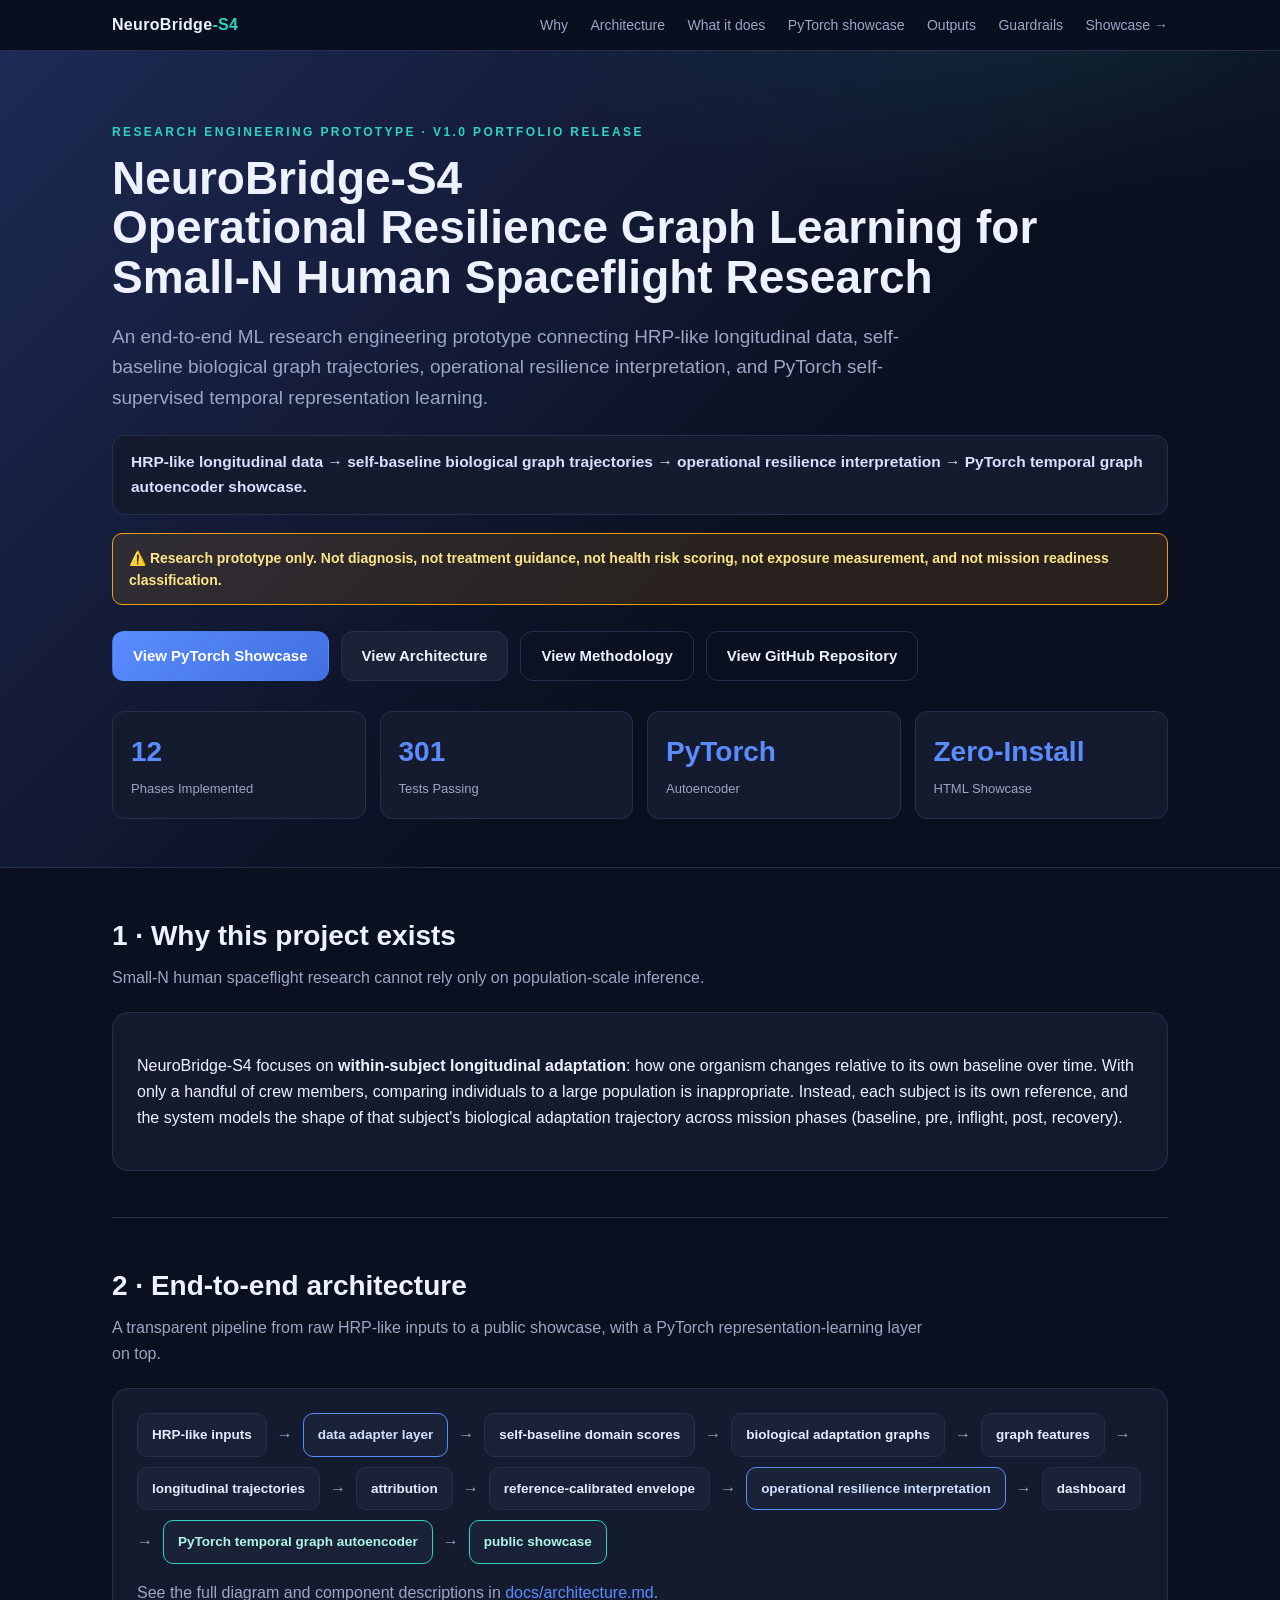
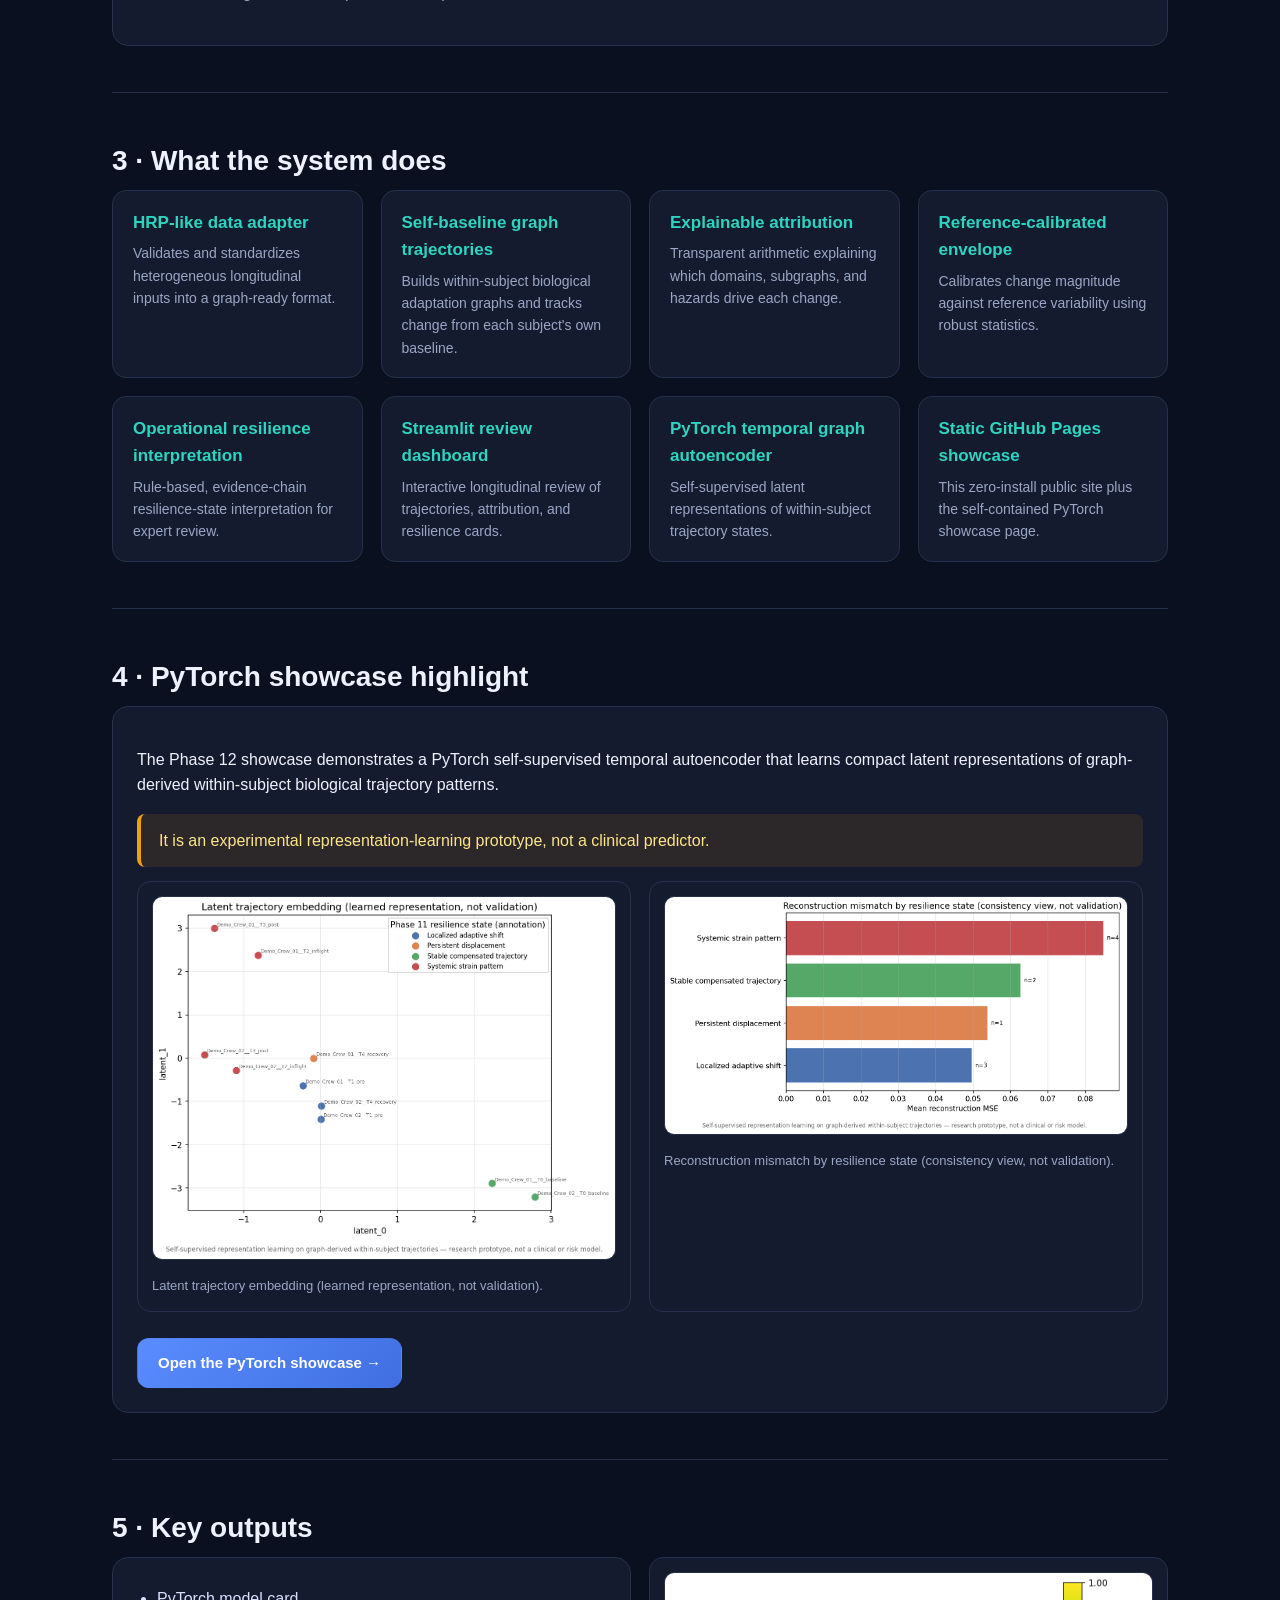
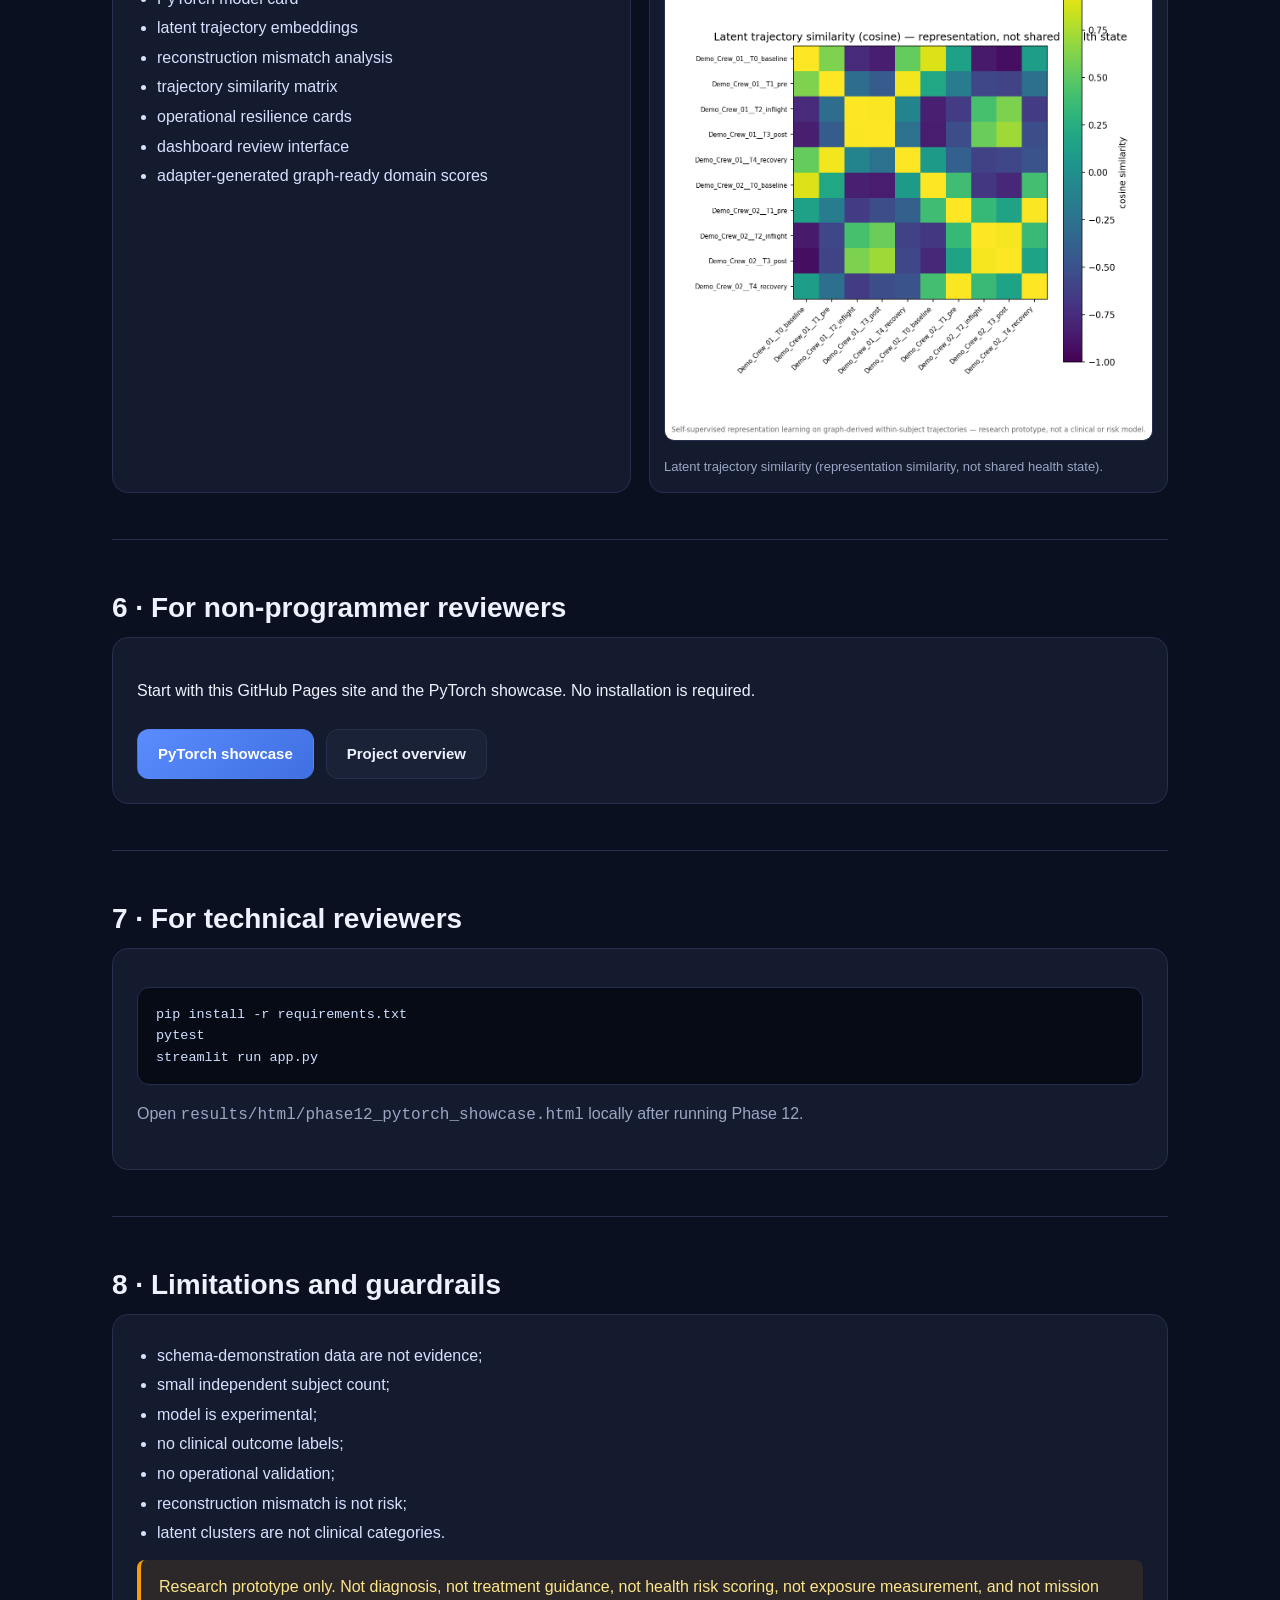
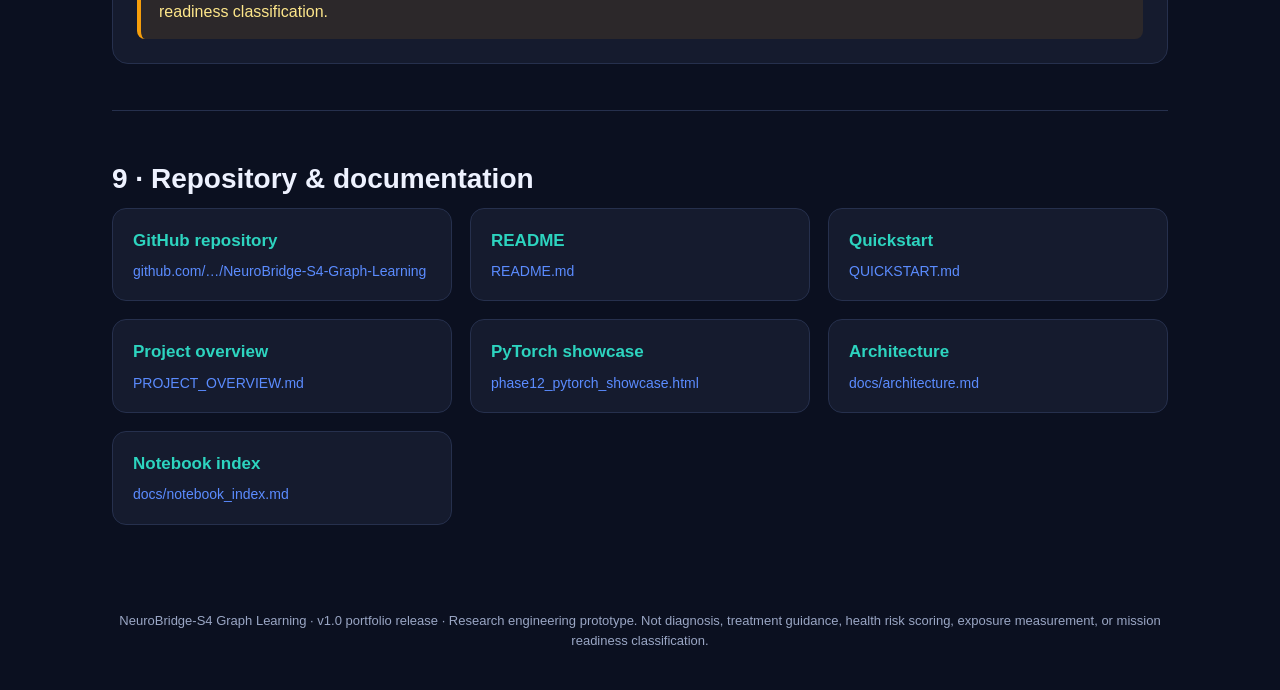
<file: docs/index.html>
<!DOCTYPE html>
<html lang="en">
<head>
<meta charset="utf-8" />
<meta name="viewport" content="width=device-width, initial-scale=1" />
<title>NeuroBridge-S4 — Operational Resilience Graph Learning for Small-N Human Spaceflight Research</title>
<meta name="description" content="An end-to-end ML research engineering prototype connecting HRP-like longitudinal data, self-baseline biological graph trajectories, operational resilience interpretation, and PyTorch self-supervised temporal representation learning." />
<link rel="stylesheet" href="assets/css/site.css" />
</head>
<body>

<div class="topnav">
  <div class="wrap">
    <div class="brand">NeuroBridge<span>-S4</span></div>
    <nav>
      <a href="#why">Why</a>
      <a href="#architecture">Architecture</a>
      <a href="#does">What it does</a>
      <a href="#showcase">PyTorch showcase</a>
      <a href="#outputs">Outputs</a>
      <a href="#limitations">Guardrails</a>
      <a href="phase12_pytorch_showcase.html">Showcase &rarr;</a>
    </nav>
  </div>
</div>

<header class="hero">
  <div class="wrap">
    <div class="eyebrow">Research engineering prototype &middot; v1.0 portfolio release</div>
    <h1>NeuroBridge-S4<br />Operational Resilience Graph Learning for Small-N Human Spaceflight Research</h1>
    <p class="subtitle">An end-to-end ML research engineering prototype connecting HRP-like
    longitudinal data, self-baseline biological graph trajectories, operational resilience
    interpretation, and PyTorch self-supervised temporal representation learning.</p>

    <div class="summary-line">
      HRP-like longitudinal data &rarr; self-baseline biological graph trajectories &rarr;
      operational resilience interpretation &rarr; PyTorch temporal graph autoencoder showcase.
    </div>

    <div class="banner">&#9888;&#65039; Research prototype only. Not diagnosis, not treatment
    guidance, not health risk scoring, not exposure measurement, and not mission readiness
    classification.</div>

    <div class="btns">
      <a class="btn primary" href="phase12_pytorch_showcase.html">View PyTorch Showcase</a>
      <a class="btn" href="#architecture">View Architecture</a>
      <a class="btn ghost" href="https://github.com/Margarita215729/NeuroBridge-S4-Graph-Learning/blob/main/docs/methodology.md">View Methodology</a>
      <a class="btn ghost" href="https://github.com/Margarita215729/NeuroBridge-S4-Graph-Learning">View GitHub Repository</a>
    </div>

    <div class="metrics">
      <div class="metric"><div class="v">12</div><div class="k">Phases Implemented</div></div>
      <div class="metric"><div class="v">301</div><div class="k">Tests Passing</div></div>
      <div class="metric"><div class="v">PyTorch</div><div class="k">Autoencoder</div></div>
      <div class="metric"><div class="v">Zero-Install</div><div class="k">HTML Showcase</div></div>
    </div>
  </div>
</header>

<div class="wrap">

  <!-- 1. Why -->
  <section id="why">
    <h2>1 &middot; Why this project exists</h2>
    <p class="lead">Small-N human spaceflight research cannot rely only on population-scale inference.</p>
    <div class="card">
      <p>NeuroBridge-S4 focuses on <strong>within-subject longitudinal adaptation</strong>: how one
      organism changes relative to its own baseline over time. With only a handful of crew members,
      comparing individuals to a large population is inappropriate. Instead, each subject is its own
      reference, and the system models the shape of that subject's biological adaptation trajectory
      across mission phases (baseline, pre, inflight, post, recovery).</p>
    </div>
  </section>

  <!-- 2. Architecture -->
  <section id="architecture">
    <h2>2 &middot; End-to-end architecture</h2>
    <p class="lead">A transparent pipeline from raw HRP-like inputs to a public showcase, with a
    PyTorch representation-learning layer on top.</p>
    <div class="card">
      <div class="flow">
        <span class="node">HRP-like inputs</span><span class="arrow">&rarr;</span>
        <span class="node accent">data adapter layer</span><span class="arrow">&rarr;</span>
        <span class="node">self-baseline domain scores</span><span class="arrow">&rarr;</span>
        <span class="node">biological adaptation graphs</span><span class="arrow">&rarr;</span>
        <span class="node">graph features</span><span class="arrow">&rarr;</span>
        <span class="node">longitudinal trajectories</span><span class="arrow">&rarr;</span>
        <span class="node">attribution</span><span class="arrow">&rarr;</span>
        <span class="node">reference-calibrated envelope</span><span class="arrow">&rarr;</span>
        <span class="node accent">operational resilience interpretation</span><span class="arrow">&rarr;</span>
        <span class="node">dashboard</span><span class="arrow">&rarr;</span>
        <span class="node torch">PyTorch temporal graph autoencoder</span><span class="arrow">&rarr;</span>
        <span class="node torch">public showcase</span>
      </div>
      <p class="muted" style="margin-top:16px">See the full diagram and component descriptions in
      <a href="https://github.com/Margarita215729/NeuroBridge-S4-Graph-Learning/blob/main/docs/architecture.md">docs/architecture.md</a>.</p>
    </div>
  </section>

  <!-- 3. What it does -->
  <section id="does">
    <h2>3 &middot; What the system does</h2>
    <div class="grid cols-4">
      <div class="feature"><h3>HRP-like data adapter</h3><p>Validates and standardizes heterogeneous longitudinal inputs into a graph-ready format.</p></div>
      <div class="feature"><h3>Self-baseline graph trajectories</h3><p>Builds within-subject biological adaptation graphs and tracks change from each subject's own baseline.</p></div>
      <div class="feature"><h3>Explainable attribution</h3><p>Transparent arithmetic explaining which domains, subgraphs, and hazards drive each change.</p></div>
      <div class="feature"><h3>Reference-calibrated envelope</h3><p>Calibrates change magnitude against reference variability using robust statistics.</p></div>
      <div class="feature"><h3>Operational resilience interpretation</h3><p>Rule-based, evidence-chain resilience-state interpretation for expert review.</p></div>
      <div class="feature"><h3>Streamlit review dashboard</h3><p>Interactive longitudinal review of trajectories, attribution, and resilience cards.</p></div>
      <div class="feature"><h3>PyTorch temporal graph autoencoder</h3><p>Self-supervised latent representations of within-subject trajectory states.</p></div>
      <div class="feature"><h3>Static GitHub Pages showcase</h3><p>This zero-install public site plus the self-contained PyTorch showcase page.</p></div>
    </div>
  </section>

  <!-- 4. PyTorch showcase highlight -->
  <section id="showcase">
    <h2>4 &middot; PyTorch showcase highlight</h2>
    <div class="card">
      <p>The Phase 12 showcase demonstrates a PyTorch self-supervised temporal autoencoder that
      learns compact latent representations of graph-derived within-subject biological trajectory
      patterns.</p>
      <div class="guard" style="margin:14px 0">It is an experimental representation-learning
      prototype, not a clinical predictor.</div>
      <div class="grid cols-2">
        <div class="figcard">
          <img src="assets/figures/phase12_latent_space.png" alt="Latent trajectory embedding"
               onerror="this.parentNode.style.display='none'" />
          <div class="cap">Latent trajectory embedding (learned representation, not validation).</div>
        </div>
        <div class="figcard">
          <img src="assets/figures/phase12_resilience_annotation_view.png" alt="Reconstruction mismatch by resilience state"
               onerror="this.parentNode.style.display='none'" />
          <div class="cap">Reconstruction mismatch by resilience state (consistency view, not validation).</div>
        </div>
      </div>
      <div class="btns"><a class="btn primary" href="phase12_pytorch_showcase.html">Open the PyTorch showcase &rarr;</a></div>
    </div>
  </section>

  <!-- 5. Key outputs -->
  <section id="outputs">
    <h2>5 &middot; Key outputs</h2>
    <div class="grid cols-2">
      <div class="card">
        <ul class="tight">
          <li>PyTorch model card</li>
          <li>latent trajectory embeddings</li>
          <li>reconstruction mismatch analysis</li>
          <li>trajectory similarity matrix</li>
          <li>operational resilience cards</li>
          <li>dashboard review interface</li>
          <li>adapter-generated graph-ready domain scores</li>
        </ul>
      </div>
      <div class="figcard">
        <img src="assets/figures/phase12_similarity_heatmap.png" alt="Latent trajectory similarity"
             onerror="this.parentNode.style.display='none'" />
        <div class="cap">Latent trajectory similarity (representation similarity, not shared health state).</div>
      </div>
    </div>
  </section>

  <!-- 6. Non-programmer reviewers -->
  <section id="reviewers-easy">
    <h2>6 &middot; For non-programmer reviewers</h2>
    <div class="card">
      <p>Start with this GitHub Pages site and the PyTorch showcase. No installation is required.</p>
      <div class="btns">
        <a class="btn primary" href="phase12_pytorch_showcase.html">PyTorch showcase</a>
        <a class="btn" href="https://github.com/Margarita215729/NeuroBridge-S4-Graph-Learning/blob/main/PROJECT_OVERVIEW.md">Project overview</a>
      </div>
    </div>
  </section>

  <!-- 7. Technical reviewers -->
  <section id="reviewers-tech">
    <h2>7 &middot; For technical reviewers</h2>
    <div class="card">
<pre><code>pip install -r requirements.txt
pytest
streamlit run app.py</code></pre>
      <p class="muted">Open <code>results/html/phase12_pytorch_showcase.html</code> locally after
      running Phase 12.</p>
    </div>
  </section>

  <!-- 8. Limitations -->
  <section id="limitations">
    <h2>8 &middot; Limitations and guardrails</h2>
    <div class="card">
      <ul class="tight">
        <li>schema-demonstration data are not evidence;</li>
        <li>small independent subject count;</li>
        <li>model is experimental;</li>
        <li>no clinical outcome labels;</li>
        <li>no operational validation;</li>
        <li>reconstruction mismatch is not risk;</li>
        <li>latent clusters are not clinical categories.</li>
      </ul>
      <div class="guard" style="margin-top:14px">Research prototype only. Not diagnosis, not
      treatment guidance, not health risk scoring, not exposure measurement, and not mission
      readiness classification.</div>
    </div>
  </section>

  <!-- 9. Repository links -->
  <section id="links" style="border-bottom:none">
    <h2>9 &middot; Repository &amp; documentation</h2>
    <div class="grid cols-3">
      <div class="feature"><h3>GitHub repository</h3><p><a href="https://github.com/Margarita215729/NeuroBridge-S4-Graph-Learning">github.com/&hellip;/NeuroBridge-S4-Graph-Learning</a></p></div>
      <div class="feature"><h3>README</h3><p><a href="https://github.com/Margarita215729/NeuroBridge-S4-Graph-Learning/blob/main/README.md">README.md</a></p></div>
      <div class="feature"><h3>Quickstart</h3><p><a href="https://github.com/Margarita215729/NeuroBridge-S4-Graph-Learning/blob/main/QUICKSTART.md">QUICKSTART.md</a></p></div>
      <div class="feature"><h3>Project overview</h3><p><a href="https://github.com/Margarita215729/NeuroBridge-S4-Graph-Learning/blob/main/PROJECT_OVERVIEW.md">PROJECT_OVERVIEW.md</a></p></div>
      <div class="feature"><h3>PyTorch showcase</h3><p><a href="phase12_pytorch_showcase.html">phase12_pytorch_showcase.html</a></p></div>
      <div class="feature"><h3>Architecture</h3><p><a href="https://github.com/Margarita215729/NeuroBridge-S4-Graph-Learning/blob/main/docs/architecture.md">docs/architecture.md</a></p></div>
      <div class="feature"><h3>Notebook index</h3><p><a href="https://github.com/Margarita215729/NeuroBridge-S4-Graph-Learning/blob/main/docs/notebook_index.md">docs/notebook_index.md</a></p></div>
    </div>
  </section>

</div>

<footer>
  <div class="wrap">
    NeuroBridge-S4 Graph Learning &middot; v1.0 portfolio release &middot; Research engineering
    prototype. Not diagnosis, treatment guidance, health risk scoring, exposure measurement, or
    mission readiness classification.
  </div>
</footer>

</body>
</html>
</file>
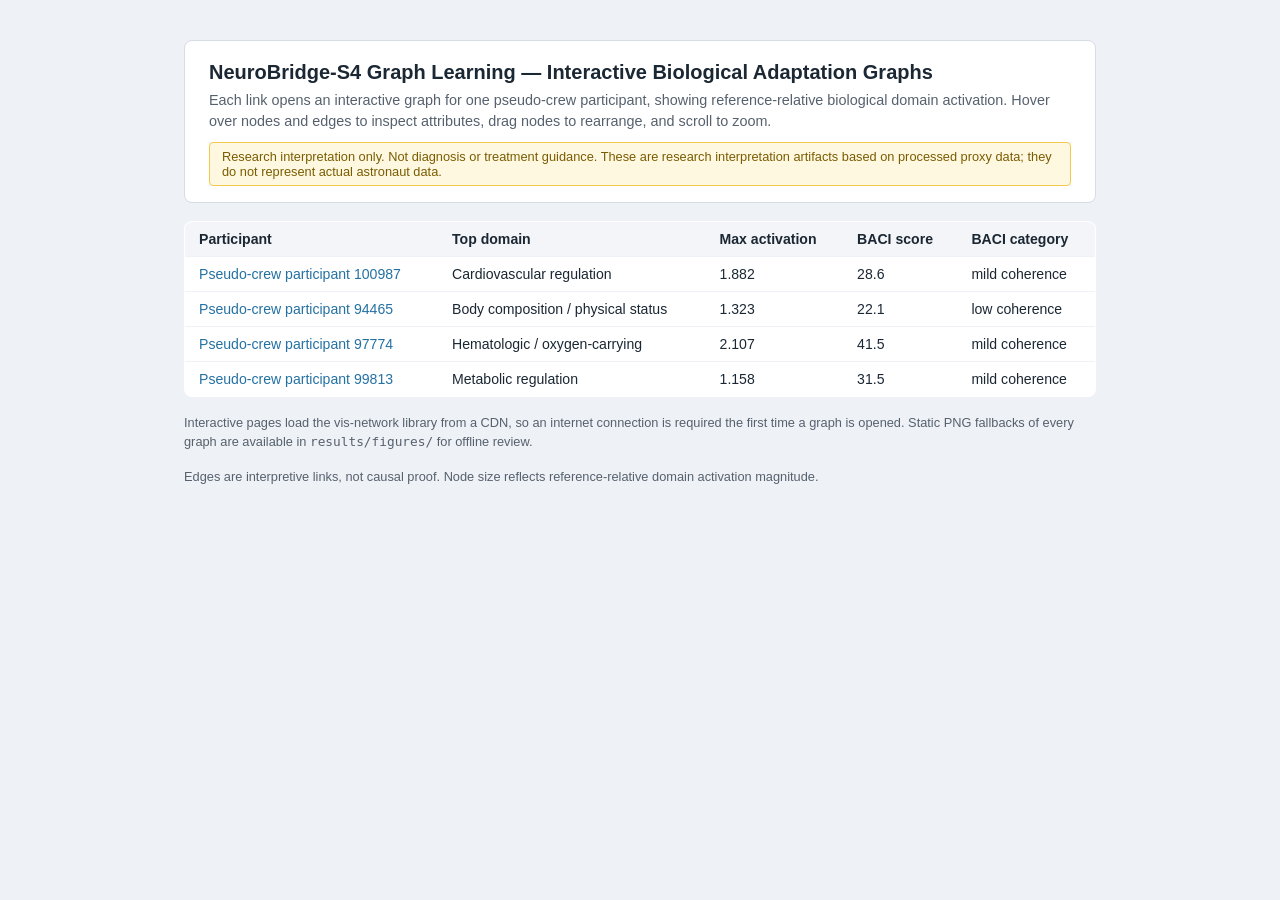
<file: results/html/index.html>
<!DOCTYPE html>
<html lang="en">
<head>
  <meta charset="UTF-8">
  <meta name="viewport" content="width=device-width, initial-scale=1">
  <title>NeuroBridge-S4 Graph Learning &mdash; Biological Adaptation Graphs</title>
  <style>
    * { box-sizing: border-box; }
    body { font-family: -apple-system, BlinkMacSystemFont, 'Segoe UI', Helvetica, Arial, sans-serif;
           max-width: 960px; margin: 40px auto; padding: 0 24px;
           background: #eef1f5; color: #1b2733; }
    .hdr { background:#fff; border:1px solid #d6dce3; border-radius:8px;
           padding:20px 24px 16px; margin-bottom:18px; }
    .hdr h1 { margin:0 0 6px; font-size:1.25rem; }
    .hdr p  { margin:0 0 10px; font-size:0.9rem; color:#56616e; line-height:1.45; }
    .guardrail { background:#fff8e1; border:1px solid #f2c94c; color:#7a5c00;
      border-radius:4px; padding:6px 12px; font-size:0.8rem; display:inline-block; }
    table { border-collapse:collapse; width:100%; background:#fff;
            border:1px solid #d6dce3; border-radius:8px; overflow:hidden; }
    th, td { border-bottom:1px solid #eef1f5; padding:9px 14px;
             text-align:left; font-size:0.88rem; }
    th { background:#f3f5f8; font-weight:600; }
    tr:last-child td { border-bottom:none; }
    a  { color:#2471a3; text-decoration:none; }
    a:hover { text-decoration:underline; }
    .plain-links { list-style:none; padding:0; background:#fff;
      border:1px solid #d6dce3; border-radius:8px; }
    .plain-links li { padding:9px 14px; border-bottom:1px solid #eef1f5; }
    .note { margin-top:16px; font-size:0.8rem; color:#56616e; line-height:1.5; }
  </style>
</head>
<body>
  <div class="hdr">
    <h1>NeuroBridge-S4 Graph Learning &mdash; Interactive Biological Adaptation Graphs</h1>
    <p>Each link opens an interactive graph for one pseudo-crew participant, showing
    reference-relative biological domain activation. Hover over nodes and edges to inspect
    attributes, drag nodes to rearrange, and scroll to zoom.</p>
    <div class="guardrail">Research interpretation only. Not diagnosis or treatment guidance. These are research interpretation artifacts based on processed proxy data; they do not represent actual astronaut data.</div>
  </div>
  <table>
    <thead><tr><th>Participant</th><th>Top domain</th><th>Max activation</th><th>BACI score</th><th>BACI category</th></tr></thead>
    <tbody>
    <tr><td><a href="subject_graph_Crew_100987.html">Pseudo-crew participant 100987</a></td><td>Cardiovascular regulation</td><td>1.882</td><td>28.6</td><td>mild coherence</td></tr>
    <tr><td><a href="subject_graph_Crew_94465.html">Pseudo-crew participant 94465</a></td><td>Body composition / physical status</td><td>1.323</td><td>22.1</td><td>low coherence</td></tr>
    <tr><td><a href="subject_graph_Crew_97774.html">Pseudo-crew participant 97774</a></td><td>Hematologic / oxygen-carrying</td><td>2.107</td><td>41.5</td><td>mild coherence</td></tr>
    <tr><td><a href="subject_graph_Crew_99813.html">Pseudo-crew participant 99813</a></td><td>Metabolic regulation</td><td>1.158</td><td>31.5</td><td>mild coherence</td></tr>
    </tbody>
  </table>
  <p class="note">
    Interactive pages load the vis-network library from a CDN, so an internet connection
    is required the first time a graph is opened. Static PNG fallbacks of every graph are
    available in <code>results/figures/</code> for offline review.
  </p>
  <p class="note">Edges are interpretive links, not causal proof. Node size reflects reference-relative domain activation magnitude.</p>
</body>
</html>
</file>
<file: docs/assets/css/site.css>
/* NeuroBridge-S4 — Phase 13 public showcase site styles.
   Dark professional research/ML theme, consistent with the Phase 12 showcase. */

:root {
  --bg: #0b1020;
  --bg-2: #0e1426;
  --card: #151b2e;
  --card-2: #1a2238;
  --ink: #eef2ff;
  --muted: #9aa6c4;
  --accent: #5b8cff;
  --accent2: #2dd4bf;
  --warn: #f59e0b;
  --line: #26304d;
  --radius: 16px;
}

* { box-sizing: border-box; }

html { scroll-behavior: smooth; }

body {
  margin: 0;
  font-family: -apple-system, BlinkMacSystemFont, "Segoe UI", Roboto, Helvetica, Arial, sans-serif;
  background: var(--bg);
  color: var(--ink);
  line-height: 1.6;
  font-size: 16px;
}

a { color: var(--accent); text-decoration: none; }
a:hover { text-decoration: underline; }

.wrap { max-width: 1100px; margin: 0 auto; padding: 0 22px; }

/* ---------- Top nav ---------- */
.topnav {
  position: sticky; top: 0; z-index: 50;
  background: rgba(11, 16, 32, 0.85);
  backdrop-filter: blur(8px);
  border-bottom: 1px solid var(--line);
}
.topnav .wrap { display: flex; align-items: center; justify-content: space-between; padding: 12px 22px; }
.topnav .brand { font-weight: 800; letter-spacing: .02em; }
.topnav .brand span { color: var(--accent2); }
.topnav nav a { color: var(--muted); margin-left: 18px; font-size: 14px; }
.topnav nav a:hover { color: var(--ink); text-decoration: none; }
@media (max-width: 720px) { .topnav nav { display: none; } }

/* ---------- Hero ---------- */
.hero {
  background:
    radial-gradient(900px 400px at 80% -10%, rgba(45, 212, 191, 0.10), transparent 60%),
    linear-gradient(135deg, #1e2a55 0%, #0b1020 60%);
  border-bottom: 1px solid var(--line);
  padding: 72px 0 48px;
}
.eyebrow { letter-spacing: .2em; text-transform: uppercase; color: var(--accent2); font-size: 12px; font-weight: 700; }
h1 { font-size: 46px; line-height: 1.08; margin: 12px 0 10px; }
.hero .subtitle { color: var(--muted); font-size: 19px; max-width: 820px; }
.summary-line {
  margin: 22px 0 0; padding: 14px 18px; border-radius: 12px;
  background: var(--card); border: 1px solid var(--line);
  font-size: 15.5px; color: #d7e0ff; font-weight: 600;
}
.banner {
  background: rgba(245, 158, 11, .12); border: 1px solid var(--warn); color: #fde68a;
  padding: 13px 16px; border-radius: 10px; margin: 18px 0 0; font-size: 14px; font-weight: 600;
}

/* ---------- Buttons ---------- */
.btns { display: flex; flex-wrap: wrap; gap: 12px; margin: 26px 0 0; }
.btn {
  display: inline-block; padding: 12px 20px; border-radius: 12px; font-weight: 700; font-size: 15px;
  border: 1px solid var(--line); background: var(--card-2); color: var(--ink);
}
.btn:hover { text-decoration: none; border-color: var(--accent); }
.btn.primary { background: linear-gradient(135deg, var(--accent), #3f6fe0); border-color: transparent; color: #fff; }
.btn.ghost { background: transparent; }

/* ---------- Metrics ---------- */
.metrics { display: grid; grid-template-columns: repeat(auto-fit, minmax(170px, 1fr)); gap: 14px; margin: 30px 0 0; }
.metric { background: var(--card); border: 1px solid var(--line); border-radius: 12px; padding: 18px; }
.metric .v { font-size: 28px; font-weight: 800; color: var(--accent); }
.metric .k { color: var(--muted); font-size: 13px; margin-top: 4px; }

/* ---------- Cards / sections ---------- */
section { padding: 46px 0; border-bottom: 1px solid var(--line); }
section h2 { font-size: 28px; margin: 0 0 6px; }
section .lead { color: var(--muted); font-size: 16px; max-width: 820px; margin: 0 0 22px; }
.card { background: var(--card); border: 1px solid var(--line); border-radius: var(--radius); padding: 24px; }
.grid { display: grid; gap: 18px; }
.grid.cols-2 { grid-template-columns: 1fr 1fr; }
.grid.cols-3 { grid-template-columns: repeat(3, 1fr); }
.grid.cols-4 { grid-template-columns: repeat(4, 1fr); }
@media (max-width: 860px) { .grid.cols-2, .grid.cols-3, .grid.cols-4 { grid-template-columns: 1fr; } h1 { font-size: 32px; } }

.feature { background: var(--card); border: 1px solid var(--line); border-radius: 14px; padding: 18px 20px; }
.feature h3 { margin: 0 0 6px; font-size: 17px; color: var(--accent2); }
.feature p { margin: 0; color: var(--muted); font-size: 14px; }

ul.tight { margin: 0; padding-left: 20px; }
ul.tight li { margin: 4px 0; color: #d7e0ff; }

.muted { color: var(--muted); }
.pill { display: inline-block; background: rgba(91,140,255,.14); border: 1px solid var(--accent);
  color: #cfe0ff; border-radius: 999px; padding: 3px 12px; font-size: 12.5px; margin: 4px 6px 0 0; }

/* ---------- Flow diagram ---------- */
.flow { display: flex; flex-wrap: wrap; align-items: center; gap: 10px; }
.flow .node {
  background: var(--card-2); border: 1px solid var(--line); border-radius: 10px;
  padding: 10px 14px; font-size: 13.5px; font-weight: 600; color: #e6ecff;
}
.flow .node.accent { border-color: var(--accent); color: #cfe0ff; }
.flow .node.torch { border-color: var(--accent2); color: #aef3e6; }
.flow .arrow { color: var(--muted); font-weight: 800; }

/* ---------- Figures ---------- */
.figcard { background: var(--card); border: 1px solid var(--line); border-radius: 14px; padding: 14px; }
.figcard img { width: 100%; border-radius: 10px; background: #fff; border: 1px solid var(--line); }
.figcard .cap { color: var(--muted); font-size: 13px; margin-top: 8px; }

/* ---------- Code ---------- */
pre {
  background: #070b16; border: 1px solid var(--line); border-radius: 12px; padding: 16px 18px;
  overflow-x: auto; color: #cfe0ff; font-size: 13.5px;
}
code { font-family: "SFMono-Regular", Menlo, Consolas, monospace; }

.guard { background: rgba(245,158,11,.1); border-left: 4px solid var(--warn);
  padding: 14px 18px; border-radius: 8px; color: #fde68a; }

footer { padding: 40px 0; color: var(--muted); font-size: 13px; text-align: center; }
footer a { color: var(--accent); }

/* ---------- Back-to-showcase nav (injected into Phase 12 page) ---------- */
.nb-backbar {
  position: sticky; top: 0; z-index: 100;
  background: rgba(11,16,32,.92); border-bottom: 1px solid #26304d;
  padding: 10px 20px; font: 600 14px -apple-system, BlinkMacSystemFont, "Segoe UI", Roboto, sans-serif;
}
.nb-backbar a { color: #5b8cff; text-decoration: none; }
.nb-backbar a:hover { text-decoration: underline; }
</file>
